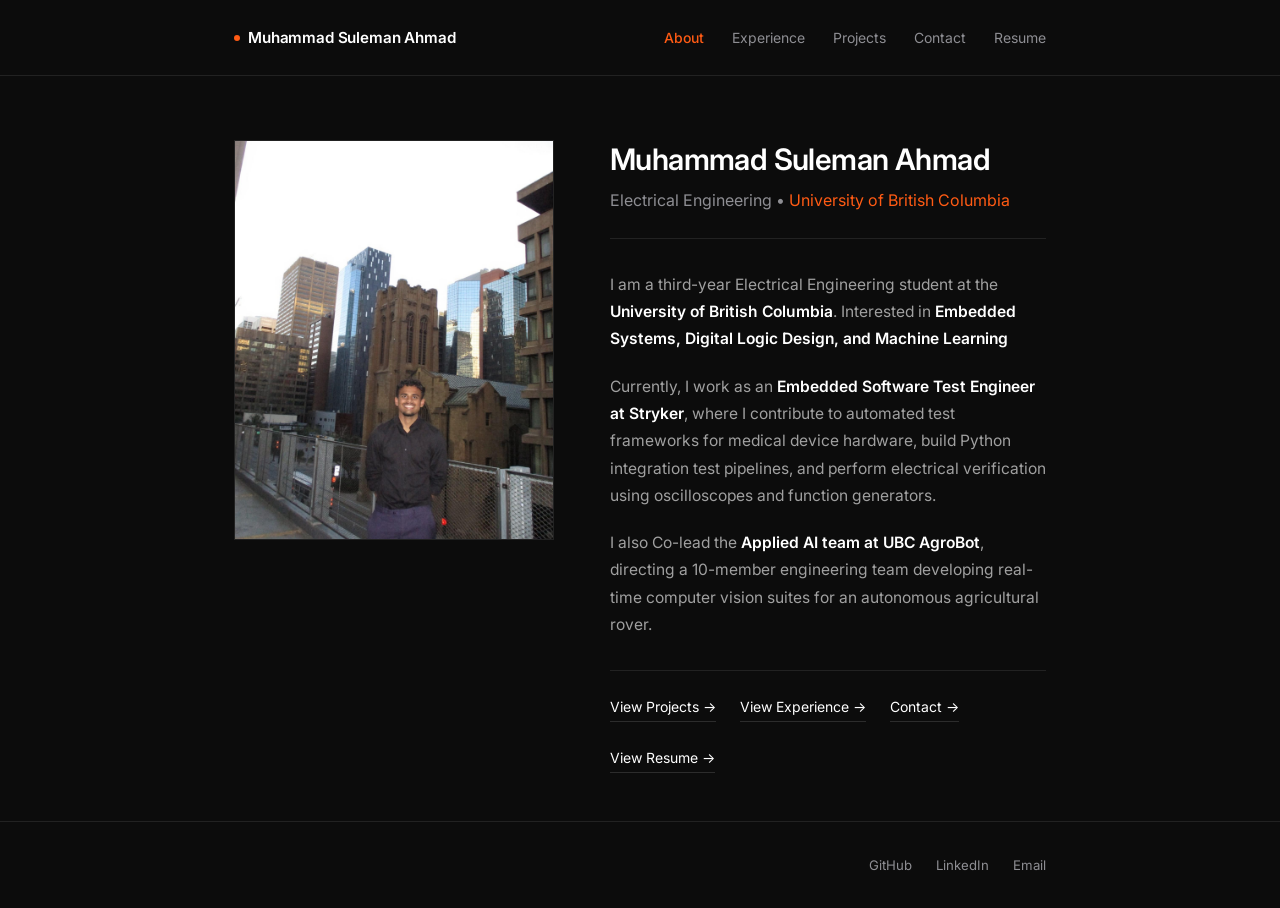
<file: index.html>
<!DOCTYPE html>
<html lang="en">

<head>
  <script data-goatcounter="https://sahmadmu.goatcounter.com/count" async src="//gc.zgo.at/count.js"></script>
  <meta charset="UTF-8">
  <meta name="viewport" content="width=device-width, initial-scale=1.0">
  <title>Muhammad Suleman Ahmad — Electrical Engineering</title>
  <meta name="description"
    content="Muhammad Suleman Ahmad, Electrical Engineering student at the University of British Columbia.">
  <link rel="stylesheet" href="css/style.css">
</head>

<body>

  <!-- NAVIGATION -->
  <nav class="site-nav">
    <div class="container nav-flex">
      <a href="index.html" class="nav-brand">
        <span class="brand-dot"></span>
        Muhammad Suleman Ahmad
      </a>

      <ul class="nav-links">
        <li><a href="index.html" class="nav-link active">About</a></li>
        <li><a href="experience.html" class="nav-link">Experience</a></li>
        <li><a href="projects.html" class="nav-link">Projects</a></li>
        <li><a href="contact.html" class="nav-link">Contact</a></li>
        <li><a href="resume.html" class="nav-link">Resume</a></li>
      </ul>

      <button class="mobile-btn" aria-label="Menu">
        <svg width="22" height="22" viewBox="0 0 24 24" fill="none" stroke="currentColor" stroke-width="1.75">
          <line x1="3" y1="12" x2="21" y2="12"></line>
          <line x1="3" y1="6" x2="21" y2="6"></line>
          <line x1="3" y1="18" x2="21" y2="18"></line>
        </svg>
      </button>
    </div>
  </nav>

  <!-- MAIN ABOUT CONTENT -->
  <main class="container">
    <div class="about-layout">

      <!-- PHOTO CONTAINER -->
      <div class="about-photo-wrap">
        <img src="assets/profile.jpg" alt="Muhammad Ahmad" class="photo-img">
      </div>

      <!-- BIO & BACKGROUND -->
      <div class="about-content">
        <h1>Muhammad Suleman Ahmad</h1>
        <div class="about-tagline">Electrical Engineering &bull; <span>University of British Columbia</span></div>

        <div class="about-bio">
          <p>
            I am a third-year Electrical Engineering student at the <strong>University of British Columbia</strong>.
            Interested in <strong>Embedded Systems, Digital Logic Design, and Machine Learning</strong>
          </p>

          <p>
            Currently, I work as an <strong>Embedded Software Test Engineer at Stryker</strong>, where I contribute to
            automated test frameworks for medical device hardware, build Python integration test pipelines, and perform
            electrical verification using oscilloscopes and function generators.
          </p>

          <p>
            I also Co-lead the <strong>Applied AI team at UBC AgroBot</strong>, directing a 10-member engineering team
            developing real-time computer vision suites for an autonomous agricultural rover.
          </p>
        </div>

        <div class="about-links">
          <a href="projects.html" class="text-link">View Projects &rarr;</a>
          <a href="experience.html" class="text-link">View Experience &rarr;</a>
          <a href="contact.html" class="text-link">Contact &rarr;</a>
          <a href="resume.html" class="text-link">View Resume &rarr;</a>
        </div>
      </div>

    </div>
  </main>

  <!-- FOOTER -->
  <footer class="site-footer">
    <div class="container footer-flex">
      <div class="footer-links-clean">
        <a href="https://github.com/Sully2005" target="_blank" rel="noopener noreferrer">GitHub</a>
        <a href="https://linkedin.com/in/sulemanahmad2005" target="_blank" rel="noopener noreferrer">LinkedIn</a>
        <a href="mailto:ahmadsuleman726@gmail.com">Email</a>
      </div>
    </div>
  </footer>

  <script src="js/main.js"></script>
</body>

</html>
</file>
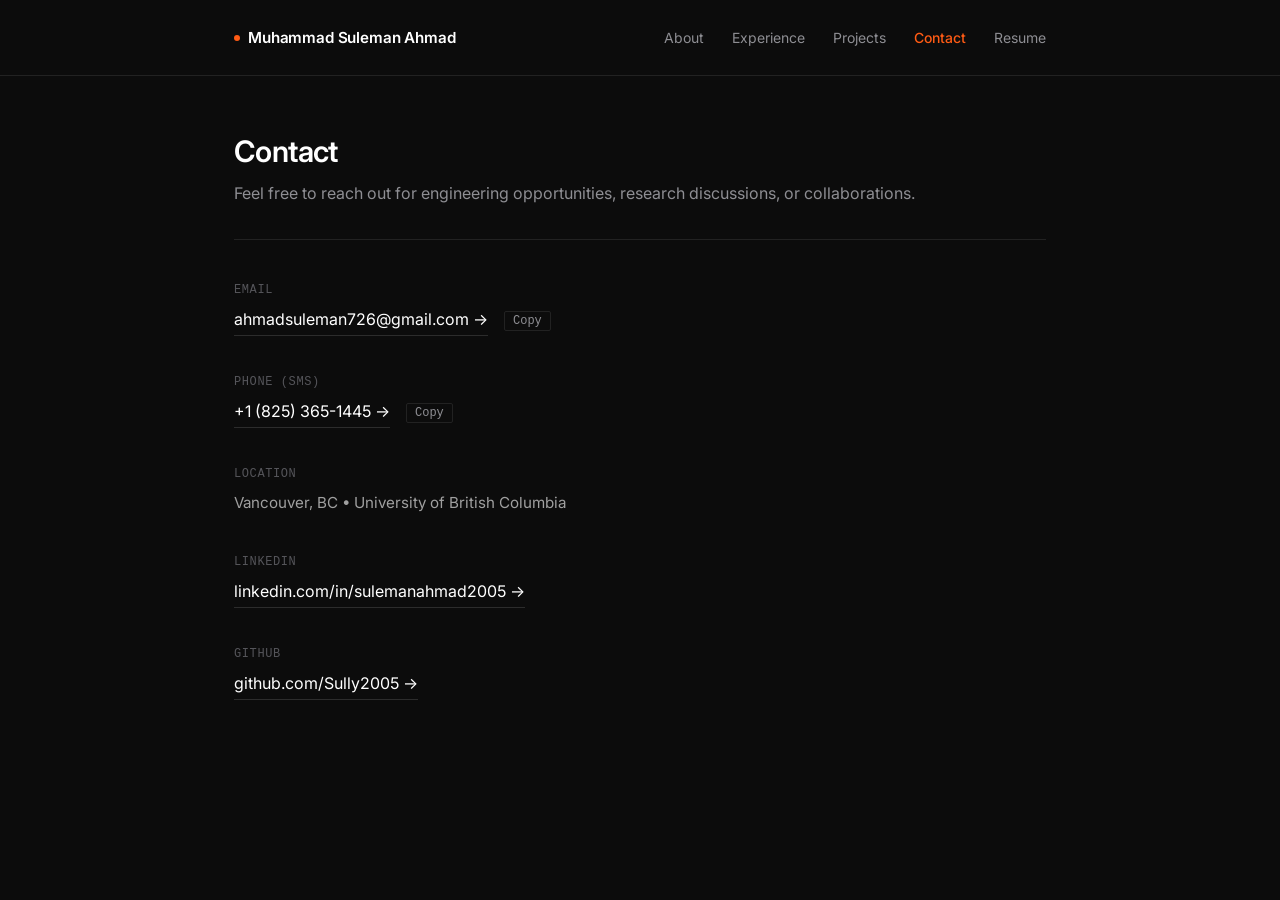
<file: contact.html>
<!DOCTYPE html>
<html lang="en">

<head>
  <script data-goatcounter="https://sahmadmu.goatcounter.com/count" async src="//gc.zgo.at/count.js"></script>
  <meta charset="UTF-8">
  <meta name="viewport" content="width=device-width, initial-scale=1.0">
  <title>Contact — Muhammad Suleman Ahmad</title>
  <meta name="description"
    content="Contact Muhammad Suleman Ahmad, Electrical Engineering student at the University of British Columbia.">
  <link rel="stylesheet" href="css/style.css">
</head>

<body>

  <!-- NAVIGATION -->
  <nav class="site-nav">
    <div class="container nav-flex">
      <a href="index.html" class="nav-brand">
        <span class="brand-dot"></span>
        Muhammad Suleman Ahmad
      </a>

      <ul class="nav-links">
        <li><a href="index.html" class="nav-link">About</a></li>
        <li><a href="experience.html" class="nav-link">Experience</a></li>
        <li><a href="projects.html" class="nav-link">Projects</a></li>
        <li><a href="contact.html" class="nav-link active">Contact</a></li>
        <li><a href="resume.html" class="nav-link">Resume</a></li>
      </ul>

      <button class="mobile-btn" aria-label="Menu">
        <svg width="22" height="22" viewBox="0 0 24 24" fill="none" stroke="currentColor" stroke-width="1.75">
          <line x1="3" y1="12" x2="21" y2="12"></line>
          <line x1="3" y1="6" x2="21" y2="6"></line>
          <line x1="3" y1="18" x2="21" y2="18"></line>
        </svg>
      </button>
    </div>
  </nav>

  <!-- CONTACT CONTENT -->
  <main class="container">
    <div class="page-intro">
      <h1>Contact</h1>
      <p>Feel free to reach out for engineering opportunities, research discussions, or collaborations.</p>
    </div>

    <!-- STANDARDIZED EDITORIAL CONTACT LIST -->
    <div class="contact-list-standard">

      <!-- EMAIL -->
      <div class="contact-entry">
        <div class="contact-row-label">Email</div>
        <div class="contact-row-content">
          <a href="mailto:ahmadsuleman726@gmail.com" class="text-link">ahmadsuleman726@gmail.com &rarr;</a>
          <button id="copyEmailBtn" class="copy-inline-btn" data-email="ahmadsuleman726@gmail.com"
            title="Copy to clipboard">Copy</button>
        </div>
      </div>

      <!-- PHONE (SMS) -->
      <div class="contact-entry">
        <div class="contact-row-label">Phone (SMS)</div>
        <div class="contact-row-content">
          <a href="sms:+18253651445" class="text-link" id="smsLink">+1 (825) 365-1445 &rarr;</a>
          <button id="copyPhoneBtn" class="copy-inline-btn" data-phone="+1 (825) 365-1445"
            title="Copy phone number">Copy</button>
        </div>
      </div>

      <!-- LOCATION -->
      <div class="contact-entry">
        <div class="contact-row-label">Location</div>
        <div class="contact-row-content">
          <span class="contact-plain-text">Vancouver, BC &bull; University of British Columbia</span>
        </div>
      </div>

      <!-- LINKEDIN -->
      <div class="contact-entry">
        <div class="contact-row-label">LinkedIn</div>
        <div class="contact-row-content">
          <a href="https://linkedin.com/in/sulemanahmad2005" target="_blank" rel="noopener noreferrer"
            class="text-link">linkedin.com/in/sulemanahmad2005 &rarr;</a>
        </div>
      </div>

      <!-- GITHUB -->
      <div class="contact-entry">
        <div class="contact-row-label">GitHub</div>
        <div class="contact-row-content">
          <a href="https://github.com/Sully2005" target="_blank" rel="noopener noreferrer"
            class="text-link">github.com/Sully2005 &rarr;</a>
        </div>
      </div>

    </div>
  </main>

  <div id="toast" class="toast"></div>

  <script src="js/main.js"></script>
</body>

</html>
</file>
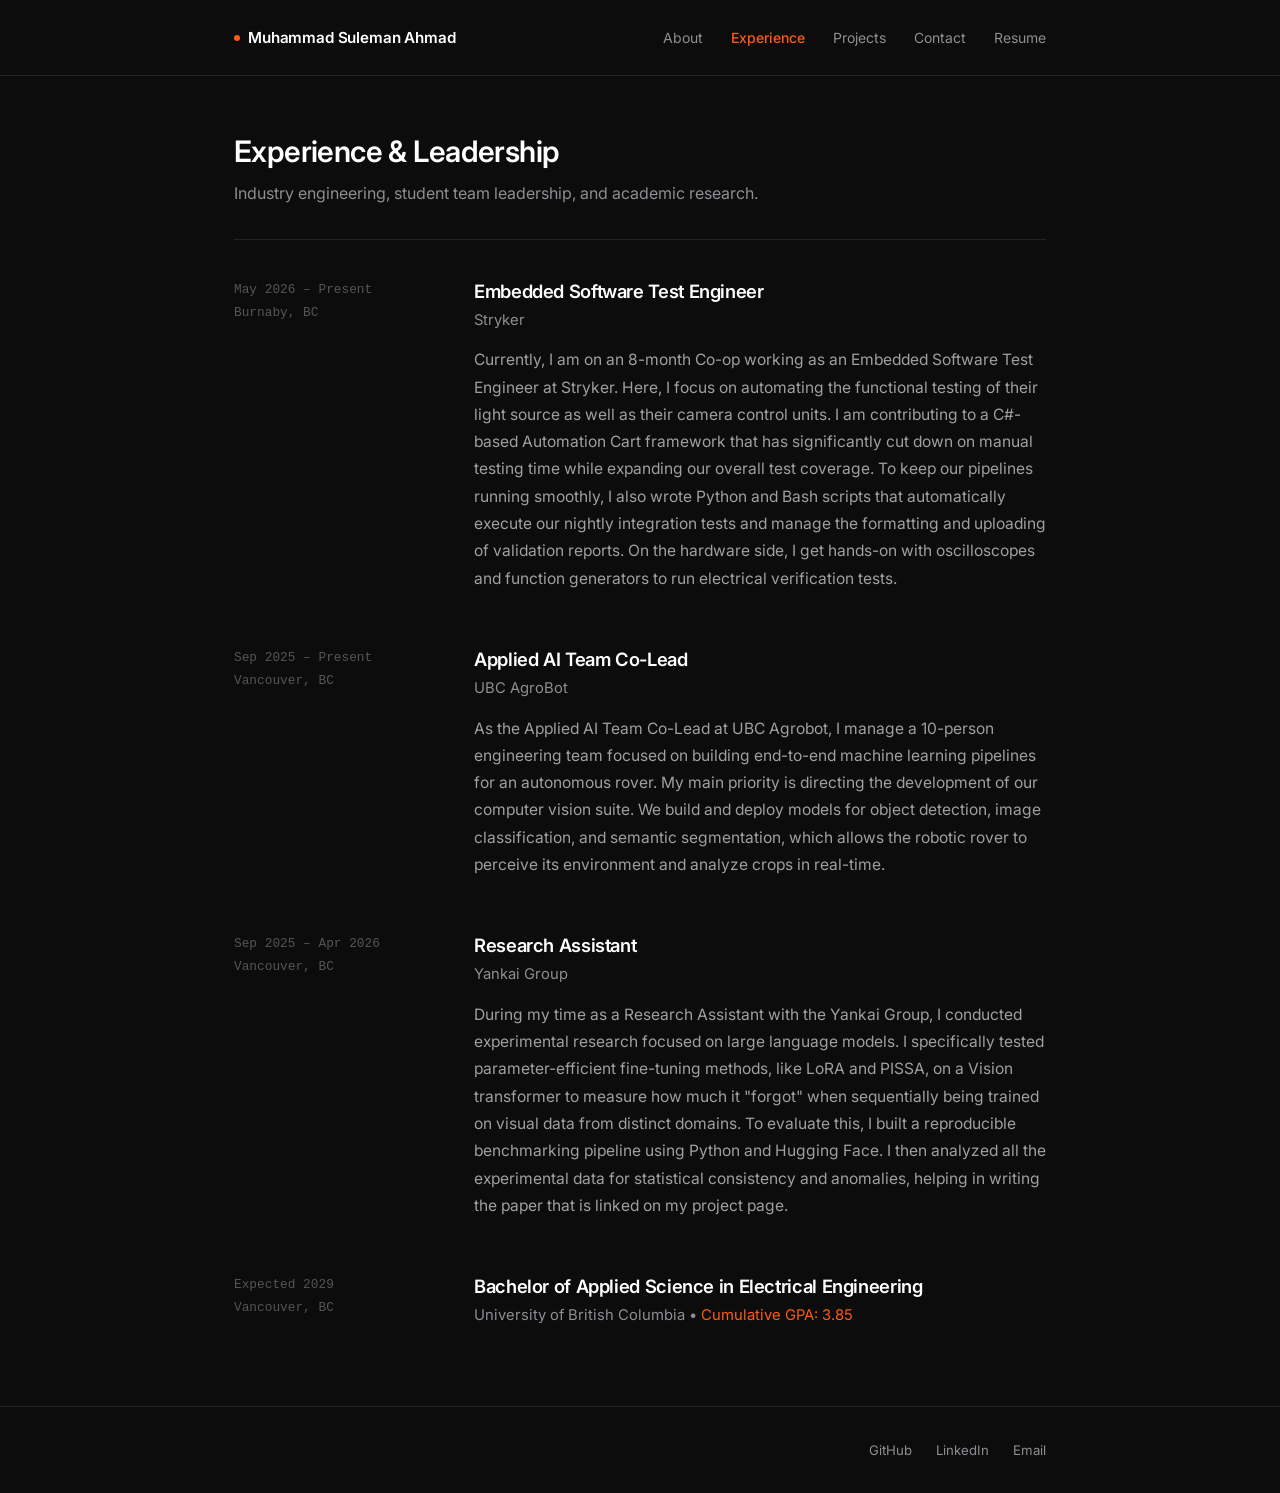
<file: experience.html>
<!DOCTYPE html>
<html lang="en">

<head>
  <script data-goatcounter="https://sahmadmu.goatcounter.com/count" async src="//gc.zgo.at/count.js"></script>
  <meta charset="UTF-8">
  <meta name="viewport" content="width=device-width, initial-scale=1.0">
  <title>Experience — Muhammad Suleman Ahmad</title>
  <meta name="description"
    content="Professional experience and research of Muhammad Suleman Ahmad: Stryker, UBC AgroBot, Yankai Group, and University of British Columbia.">
  <link rel="stylesheet" href="css/style.css">
</head>

<body>

  <!-- NAVIGATION -->
  <nav class="site-nav">
    <div class="container nav-flex">
      <a href="index.html" class="nav-brand">
        <span class="brand-dot"></span>
        Muhammad Suleman Ahmad
      </a>

      <ul class="nav-links">
        <li><a href="index.html" class="nav-link">About</a></li>
        <li><a href="experience.html" class="nav-link active">Experience</a></li>
        <li><a href="projects.html" class="nav-link">Projects</a></li>
        <li><a href="contact.html" class="nav-link">Contact</a></li>
        <li><a href="resume.html" class="nav-link">Resume</a></li>
      </ul>

      <button class="mobile-btn" aria-label="Menu">
        <svg width="22" height="22" viewBox="0 0 24 24" fill="none" stroke="currentColor" stroke-width="1.75">
          <line x1="3" y1="12" x2="21" y2="12"></line>
          <line x1="3" y1="6" x2="21" y2="6"></line>
          <line x1="3" y1="18" x2="21" y2="18"></line>
        </svg>
      </button>
    </div>
  </nav>

  <!-- EXPERIENCE CONTENT -->
  <main class="container">
    <div class="page-intro">
      <h1>Experience &amp; Leadership</h1>
      <p>Industry engineering, student team leadership, and academic research.</p>
    </div>

    <div class="exp-group">

      <!-- STRYKER -->
      <article class="exp-item">
        <div class="exp-time">
          May 2026 &ndash; Present
          <span class="exp-location">Burnaby, BC</span>
        </div>
        <div>
          <h2 class="exp-title">Embedded Software Test Engineer</h2>
          <div class="exp-company">Stryker</div>
          <p class="exp-narrative">
            Currently, I am on an 8-month Co-op working as an Embedded Software Test Engineer at Stryker. Here, I focus
            on automating the functional testing of their light source as well as their camera control units. I am
            contributing to a C#-based Automation Cart framework that has significantly cut down on manual testing time
            while expanding our overall test coverage. To keep our pipelines running smoothly, I also wrote Python and
            Bash scripts that automatically execute our nightly integration tests and manage the formatting and
            uploading of validation reports. On the hardware side, I get hands-on with oscilloscopes and function
            generators to run electrical verification tests.
          </p>
        </div>
      </article>

      <!-- UBC AGROBOT -->
      <article class="exp-item">
        <div class="exp-time">
          Sep 2025 &ndash; Present
          <span class="exp-location">Vancouver, BC</span>
        </div>
        <div>
          <h2 class="exp-title">Applied AI Team Co-Lead</h2>
          <div class="exp-company">UBC AgroBot</div>
          <p class="exp-narrative">
            As the Applied AI Team Co-Lead at UBC Agrobot, I manage a 10-person engineering team focused on building
            end-to-end machine learning pipelines for an autonomous rover. My main priority is directing the development
            of our computer vision suite. We build and deploy models for object detection, image classification, and
            semantic segmentation, which allows the robotic rover to perceive its environment and analyze crops in
            real-time.
          </p>
        </div>
      </article>

      <!-- YANKAI GROUP -->
      <article class="exp-item">
        <div class="exp-time">
          Sep 2025 &ndash; Apr 2026
          <span class="exp-location">Vancouver, BC</span>
        </div>
        <div>
          <h2 class="exp-title">Research Assistant</h2>
          <div class="exp-company">Yankai Group</div>
          <p class="exp-narrative">
            During my time as a Research Assistant with the Yankai Group, I conducted experimental research focused on
            large language models. I specifically tested parameter-efficient fine-tuning methods, like LoRA and PISSA,
            on a Vision transformer to measure how much it "forgot" when sequentially being trained on visual data from
            distinct domains. To evaluate this, I built a reproducible benchmarking pipeline using Python and Hugging
            Face. I then analyzed all the experimental data for statistical consistency and anomalies, helping in
            writing the paper that is linked on my project page.
          </p>
        </div>
      </article>

      <!-- EDUCATION -->
      <article class="exp-item">
        <div class="exp-time">
          Expected 2029
          <span class="exp-location">Vancouver, BC</span>
        </div>
        <div>
          <h2 class="exp-title">Bachelor of Applied Science in Electrical Engineering</h2>
          <div class="exp-company">University of British Columbia &bull; <span>Cumulative GPA: 3.85</span></div>
        </div>
      </article>

    </div>
  </main>

  <!-- FOOTER -->
  <footer class="site-footer">
    <div class="container footer-flex">
      <div class="footer-links-clean">
        <a href="https://github.com/Sully2005" target="_blank" rel="noopener noreferrer">GitHub</a>
        <a href="https://linkedin.com/in/sulemanahmad2005" target="_blank" rel="noopener noreferrer">LinkedIn</a>
        <a href="mailto:ahmadsuleman726@gmail.com">Email</a>
      </div>
    </div>
  </footer>

  <script src="js/main.js"></script>
</body>

</html>
</file>
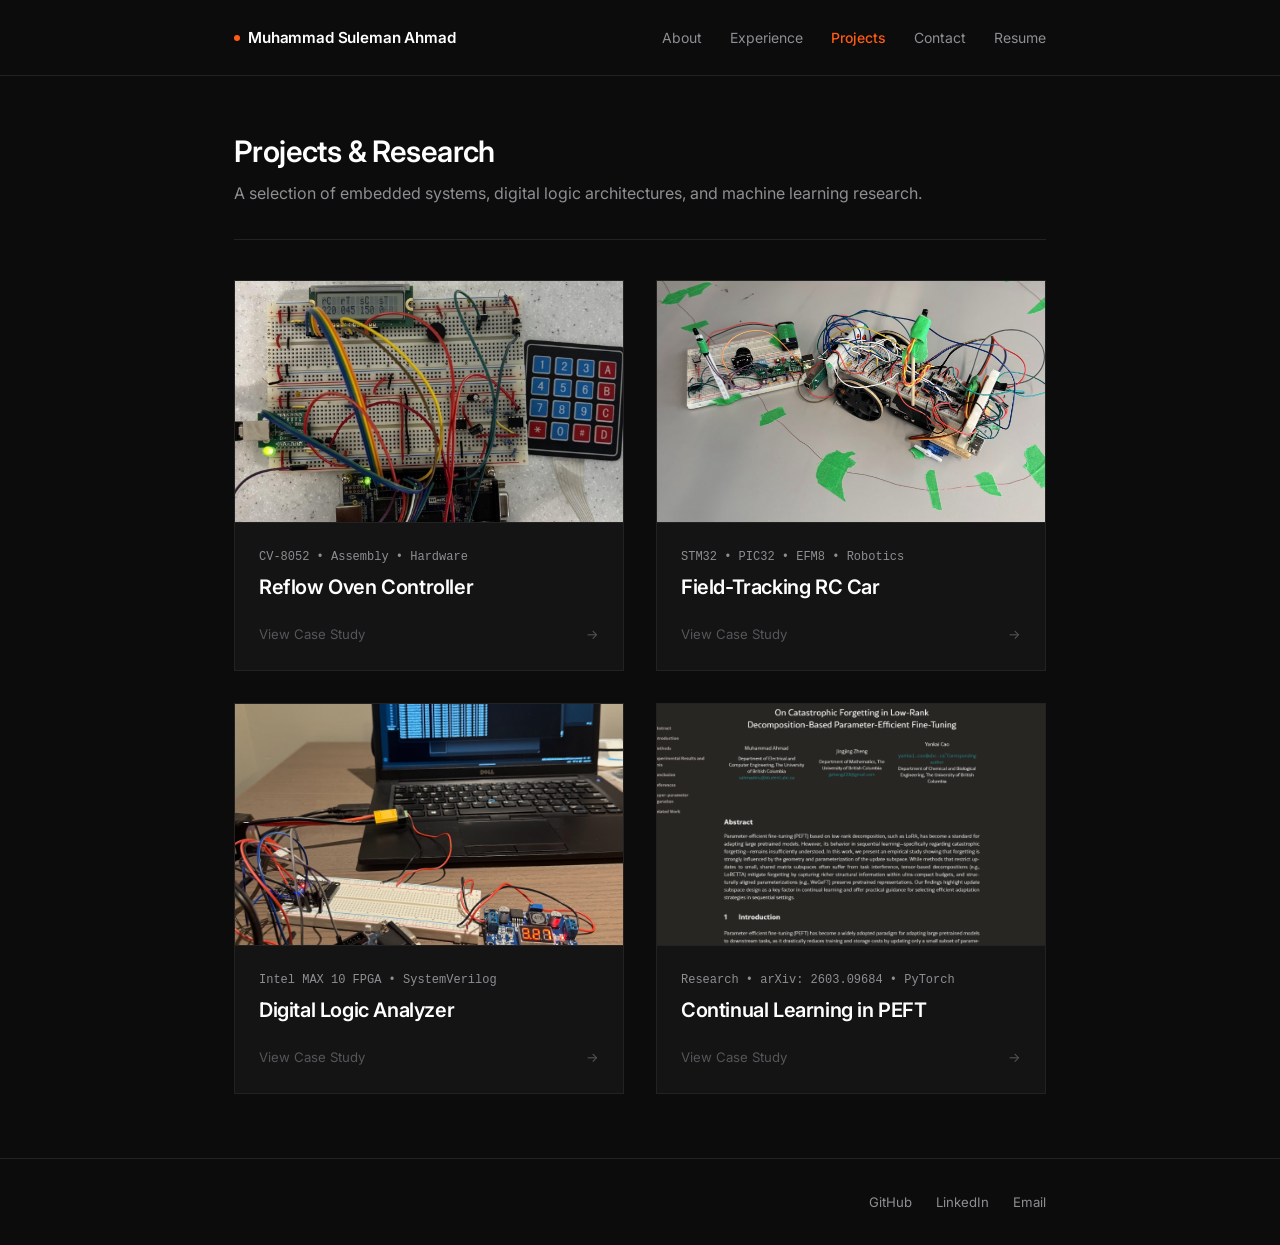
<file: projects.html>
<!DOCTYPE html>
<html lang="en">

<head>
  <script data-goatcounter="https://sahmadmu.goatcounter.com/count" async src="//gc.zgo.at/count.js"></script>
  <meta charset="UTF-8">
  <meta name="viewport" content="width=device-width, initial-scale=1.0">
  <title>Projects — Muhammad Ahmad</title>
  <meta name="description"
    content="Engineering projects and research by Muhammad Ahmad: Reflow Oven Controller, Field-Tracking RC Car, FPGA Logic Analyzer, and PEFT Continual Learning Paper.">
  <link rel="stylesheet" href="css/style.css">
</head>

<body>

  <!-- NAVIGATION -->
  <nav class="site-nav">
    <div class="container nav-flex">
      <a href="index.html" class="nav-brand">
        <span class="brand-dot"></span>
        Muhammad Suleman Ahmad
      </a>

      <ul class="nav-links">
        <li><a href="index.html" class="nav-link">About</a></li>
        <li><a href="experience.html" class="nav-link">Experience</a></li>
        <li><a href="projects.html" class="nav-link active">Projects</a></li>
        <li><a href="contact.html" class="nav-link">Contact</a></li>
        <li><a href="resume.html" class="nav-link">Resume</a></li>
      </ul>

      <button class="mobile-btn" aria-label="Menu">
        <svg width="22" height="22" viewBox="0 0 24 24" fill="none" stroke="currentColor" stroke-width="1.75">
          <line x1="3" y1="12" x2="21" y2="12"></line>
          <line x1="3" y1="6" x2="21" y2="6"></line>
          <line x1="3" y1="18" x2="21" y2="18"></line>
        </svg>
      </button>
    </div>
  </nav>

  <!-- PROJECTS MAIN CONTAINER -->
  <main class="container">

    <!-- =======================================================================
         SECTION 1: MAIN CARD GRID VIEW (David Reina Minimalist Style)
         ======================================================================= -->
    <div id="projectsGridView">
      <div class="page-intro">
        <h1>Projects &amp; Research</h1>
        <p>A selection of embedded systems, digital logic architectures, and machine learning research.</p>
      </div>

      <div class="projects-grid">

        <!-- CARD 1: REFLOW OVEN CONTROLLER -->
        <article class="project-card-item" data-project="reflow-oven">
          <div class="card-img-box">
            <img src="assets/projects/reflow_oven.jpg" alt="Reflow Oven Controller">
          </div>
          <div class="card-content">
            <div class="card-tag">CV-8052 &bull; Assembly &bull; Hardware</div>
            <h2 class="card-title">Reflow Oven Controller</h2>
            <div class="card-arrow">
              <span>View Case Study</span>
              <span>&rarr;</span>
            </div>
          </div>
        </article>

        <!-- CARD 2: FIELD-TRACKING RC CAR -->
        <article class="project-card-item" data-project="rc-car">
          <div class="card-img-box">
            <img src="assets/projects/rc_car.png" alt="Field-Tracking RC Car">
          </div>
          <div class="card-content">
            <div class="card-tag">STM32 &bull; PIC32 &bull; EFM8 &bull; Robotics</div>
            <h2 class="card-title">Field-Tracking RC Car</h2>
            <div class="card-arrow">
              <span>View Case Study</span>
              <span>&rarr;</span>
            </div>
          </div>
        </article>

        <!-- CARD 3: FPGA DIGITAL LOGIC ANALYZER -->
        <article class="project-card-item" data-project="logic-analyzer">
          <div class="card-img-box">
            <img src="assets/projects/logic_analyzer.png" alt="Digital Logic Analyzer">
          </div>
          <div class="card-content">
            <div class="card-tag">Intel MAX 10 FPGA &bull; SystemVerilog</div>
            <h2 class="card-title">Digital Logic Analyzer</h2>
            <div class="card-arrow">
              <span>View Case Study</span>
              <span>&rarr;</span>
            </div>
          </div>
        </article>

        <!-- CARD 4: PEFT RESEARCH PAPER -->
        <article class="project-card-item" data-project="peft-paper">
          <div class="card-img-box">
            <img src="assets/projects/paper_preview.png" alt="PEFT Research Paper">
          </div>
          <div class="card-content">
            <div class="card-tag">Research &bull; arXiv: 2603.09684 &bull; PyTorch</div>
            <h2 class="card-title">Continual Learning in PEFT</h2>
            <div class="card-arrow">
              <span>View Case Study</span>
              <span>&rarr;</span>
            </div>
          </div>
        </article>

      </div>
    </div>


    <!-- =======================================================================
         SECTION 2: EXPANDED SUBMENU VIEWS (ONE PER PROJECT)
         ======================================================================= -->
    <div id="projectDetailContainer">

      <!-- =====================================================================
           SUBMENU 1: REFLOW OVEN CONTROLLER
           ===================================================================== -->
      <article class="project-submenu-view" id="view-reflow-oven">
        <div class="submenu-nav-bar">
          <button class="back-btn" data-back>&larr; Back to all projects</button>
          <div class="submenu-pager">
            <button class="pager-link" data-switch="peft-paper">&larr; Prev</button>
            <button class="pager-link" data-switch="rc-car">Next &rarr;</button>
          </div>
        </div>

        <div class="detail-header">
          <h1 class="detail-title">Reflow Oven Controller</h1>
          <div class="detail-tools">CV-8052 Microcontroller &bull; Assembly 8052 &bull; K-Type Thermocouple &bull;
            Solid-State Relay (SSR) &bull; Python Telemetry</div>
        </div>

        <!-- MEDIA DISPLAY (IMAGE ONLY) -->
        <div style="margin: 2rem 0; border: 1px solid var(--border); background: var(--bg-surface); overflow: hidden;">
          <img src="assets/projects/reflow_oven.jpg" alt="Reflow Oven Controller Hardware Setup"
            style="width: 100%; max-height: 480px; object-fit: contain; background: #000; display: block;">
        </div>

        <div class="detail-content">
          <p>
            The Reflow Oven Controller is an embedded system designed to solder surface-mount devices (SMDs) onto
            printed circuit boards. Built around a CV-8052 microcontroller, the system regulates a 1500 W toaster oven
            to execute a multi-stage thermal profile while enforcing strict safety constraints.
          </p>

          <div class="project-section-block">
            <div class="project-section-label">Hardware Design</div>
            <ul class="clean-list">
              <li><strong>Temperature Sensing:</strong> Utilizes a K-type thermocouple amplified by an op-amp circuit
                feeding voltage to the microcontroller's ADC.</li>
              <li><strong>Thermal Control:</strong> A solid-state relay (SSR) receives pulse-width modulation (PWM)
                signals to regulate average oven power.</li>
              <li><strong>User Interface:</strong> Includes an LCD, a keypad, switches, and a 7-segment display for
                temperature readouts.</li>
              <li><strong>Safety Sensing:</strong> Incorporates an onboard accelerometer to detect physical disturbances
                or tipping.</li>
            </ul>
          </div>

          <div class="project-section-block">
            <div class="project-section-label">Software Design (Assembly)</div>
            <ul class="clean-list">
              <li><strong>Interrupt-Driven Scheduler:</strong> A 1 ms hardware timer manages PWM generation, time
                tracking, and display updates without blocking the control loop.</li>
              <li><strong>Finite State Machine (FSM):</strong> Orchestrates the reflow cycle through six states: idle,
                preheat, soak, reflow ramp, hold, cool, and error.</li>
              <li><strong>Digital Filtering:</strong> Averages multiple ADC readings to mitigate electrical noise before
                calculating temperature.</li>
              <li><strong>Non-Blocking Audio:</strong> Uses an independent timer to generate audible feedback without
                freezing control logic.</li>
            </ul>
          </div>

          <div class="project-section-block">
            <div class="project-section-label">Key Features &amp; Telemetry</div>
            <ul class="clean-list">
              <li><strong>Accuracy:</strong> Maintains temperature tolerance with a maximum error of 2.998&deg;C across
                the 22&deg;C to 240&deg;C range.</li>
              <li><strong>Safety Aborts:</strong> Automatically disables heating if the oven is tilted, manually
                stopped, or fails to reach 50&deg;C within 60 seconds.</li>
              <li><strong>Telemetry Dashboard &amp; Reporting:</strong> Streams serial data to a Python web interface
                displaying a real-time plot of the reflow curve, and automatically generates and emails a PDF run report
                upon cycle completion.</li>
            </ul>
          </div>
        </div>

        <div class="detail-footer-links">
          <a href="https://github.com/bainspuneet2006/Elec_291_Project_1" target="_blank" rel="noopener noreferrer"
            class="text-link">GitHub Repository &rarr;</a>
        </div>
      </article>


      <!-- =====================================================================
           SUBMENU 2: FIELD-TRACKING RC CAR
           ===================================================================== -->
      <article class="project-submenu-view" id="view-rc-car">
        <div class="submenu-nav-bar">
          <button class="back-btn" data-back>&larr; Back to all projects</button>
          <div class="submenu-pager">
            <button class="pager-link" data-switch="reflow-oven">&larr; Prev</button>
            <button class="pager-link" data-switch="logic-analyzer">Next &rarr;</button>
          </div>
        </div>

        <div class="detail-header">
          <h1 class="detail-title">Line-Following / Field-Tracking RC Car</h1>
          <div class="detail-tools">EFM8 &bull; STM32 &bull; PIC32 &bull; Bare-Metal C &bull; Inductive Sensor Array
            &bull; VL53L0X ToF &bull; IR Communication</div>
        </div>

        <!-- MEDIA GRID (PHOTO + VIDEO DEMO) -->
        <div class="detail-media-grid">
          <div class="media-box" style="padding: 0; overflow: hidden;">
            <img src="assets/projects/rc_car.png" alt="Field-Tracking RC Car Prototype">
          </div>
          <div class="video-box">
            <iframe src="https://drive.google.com/file/d/1Gtx-2IZ7jSKoOwI60eTjt1lOKH7l_hIV/preview" allow="autoplay"
              allowfullscreen></iframe>
          </div>
        </div>

        <div class="detail-content">
          <p>
            The Field Tracking Robot is an embedded system capable of manual and autonomous navigation. The vehicle
            detects and follows magnetic fields generated by an energized guide wire, executes pre-programmed path
            decisions at intersections, and responds to infrared (IR) remote commands.
          </p>

          <div class="project-section-block">
            <div class="project-section-label">Hardware Design</div>
            <ul class="clean-list">
              <li><strong>Processing:</strong> An EFM8 microcontroller drives the robot, an STM32 microcontroller
                manages the remote controller, and a PIC32 microcontroller controls a servo-based lifting mechanism on
                the RC car.</li>
              <li><strong>Sensors:</strong> Three inductive coils, amplified by op-amps, detect the magnetic guide wire.
                A VL53L0X Time-of-Flight (ToF) sensor measures obstacle distance over I2C.</li>
              <li><strong>Actuation:</strong> Discrete MOSFET-based H-bridges drive bidirectional motor movement.</li>
              <li><strong>Communication:</strong> A MOSFET-driven IR LED transmits 38 kHz modulated signals from the
                remote.</li>
            </ul>
          </div>

          <div class="project-section-block">
            <div class="project-section-label">Software Design (Bare-Metal C)</div>
            <ul class="clean-list">
              <li><strong>Control Logic:</strong> A finite state machine (FSM) maps movement states to pulse-width
                modulation (PWM) outputs for motor control.</li>
              <li><strong>Navigation:</strong> A threshold-based algorithm compares left and right inductor ADC readings
                to maintain wire alignment. The middle inductor triggers intersection path sequences.</li>
              <li><strong>Speed Regulation:</strong> A Proportional-Integral-Derivative (PID) controller dynamically
                adjusts motor PWM based on ToF sensor data to maintain a target 100 mm following distance.</li>
              <li><strong>Communication:</strong> Timer interrupts generate PWM for IR transmission, while UART decoding
                translates received commands.</li>
            </ul>
          </div>

          <div class="project-section-block">
            <div class="project-section-label">Features</div>
            <ul class="clean-list">
              <li><strong>Navigation Modes:</strong> Operates in manual remote-control mode or autonomous guide-wire
                tracking mode with intersection path selection.</li>
              <li><strong>Cruise Control &amp; Safety:</strong> PID cruise control maintaining a 100 mm buffer from
                obstacles; supports forward, reverse, pivot, and fine-grained adjustments.</li>
              <li><strong>Feedback &amp; Terrain:</strong> Battery voltage monitoring LEDs, directional blinkers, audio
                alerts, and an isolated servo mechanism to traverse uneven surfaces.</li>
            </ul>
          </div>
        </div>

        <div class="detail-footer-links">
          <a href="https://github.com/bainspuneet2006/Project_2" target="_blank" rel="noopener noreferrer"
            class="text-link">GitHub Repository &rarr;</a>
          <a href="https://drive.google.com/file/d/1Gtx-2IZ7jSKoOwI60eTjt1lOKH7l_hIV/view?usp=sharing" target="_blank"
            rel="noopener noreferrer" class="text-link">Open Video on Google Drive &rarr;</a>
        </div>
      </article>


      <!-- =====================================================================
           SUBMENU 3: MULTI-PROTOCOL FPGA LOGIC ANALYZER
           ===================================================================== -->
      <article class="project-submenu-view" id="view-logic-analyzer">
        <div class="submenu-nav-bar">
          <button class="back-btn" data-back>&larr; Back to all projects</button>
          <div class="submenu-pager">
            <button class="pager-link" data-switch="rc-car">&larr; Prev</button>
            <button class="pager-link" data-switch="peft-paper">Next &rarr;</button>
          </div>
        </div>

        <div class="detail-header">
          <h1 class="detail-title">Multi-Protocol Digital Logic Analyzer</h1>
          <div class="detail-tools">Intel DE10-Lite FPGA (MAX 10) &bull; SystemVerilog &bull; QuestaSim &bull; SPI
            &bull; I2C &bull; UART &bull; Python</div>
        </div>

        <!-- MEDIA GRID (PHOTO + VIDEO DEMO) -->
        <div class="detail-media-grid">
          <div class="media-box" style="padding: 0; overflow: hidden;">
            <img src="assets/projects/logic_analyzer.png" alt="FPGA Logic Analyzer Setup">
          </div>
          <div class="video-box">
            <iframe src="https://drive.google.com/file/d/1lQQxxBwxy-uvV-SoaFCaxJ9CTW2vschI/preview" allow="autoplay"
              allowfullscreen></iframe>
          </div>
        </div>

        <div class="detail-content">
          <p>
            The Logic Analyzer is a hardware tool built on the Intel DE10-Lite FPGA to capture and decode SPI, I2C, and
            UART serial communication protocols. The system processes incoming signals, buffers the data, and transmits
            it to a host PC for monitoring and analysis.
          </p>

          <div class="project-section-block">
            <div class="project-section-label">Design &amp; Architecture</div>
            <ul class="clean-list">
              <li><strong>Processing Platform:</strong> Synthesized on the Intel DE10-Lite FPGA board.</li>
              <li><strong>Signal Source &amp; Validation:</strong> Tested and validated using an ESP32 microcontroller
                to generate SPI, I2C, and UART test signals.</li>
              <li><strong>State Machines &amp; Oversampling:</strong> SystemVerilog finite state machines (FSMs) utilize
                16x oversampling to decode incoming serial data streams reliably.</li>
              <li><strong>Data Management:</strong> A hardware FIFO buffer stores decoded data packets to prevent data
                loss prior to transmission across asynchronous clock domains.</li>
              <li><strong>Verification:</strong> Hardware modules were simulated, timing-verified, and debugged using
                QuestaSim.</li>
            </ul>
          </div>

          <div class="project-section-block">
            <div class="project-section-label">Features &amp; Telemetry</div>
            <ul class="clean-list">
              <li><strong>Multi-Protocol Decoding:</strong> Configurable hardware decoding for SPI, I2C, and UART
                protocols.</li>
              <li><strong>User Interface:</strong> 7-segment displays provide real-time visual indication of the active
                protocols and decoded data.</li>
              <li><strong>PC Telemetry:</strong> A Python script reads the serial data via UART and parses communication
                packets for terminal display.</li>
            </ul>
          </div>
        </div>

        <div class="detail-footer-links">
          <a href="https://github.com/Sully2005/Logic_Analyser" target="_blank" rel="noopener noreferrer"
            class="text-link">GitHub Repository &rarr;</a>
          <a href="https://drive.google.com/file/d/1lQQxxBwxy-uvV-SoaFCaxJ9CTW2vschI/view?usp=sharing" target="_blank"
            rel="noopener noreferrer" class="text-link">Open Video on Google Drive &rarr;</a>
        </div>
      </article>


      <!-- =====================================================================
           SUBMENU 4: PEFT RESEARCH PAPER
           ===================================================================== -->
      <article class="project-submenu-view" id="view-peft-paper">
        <div class="submenu-nav-bar">
          <button class="back-btn" data-back>&larr; Back to all projects</button>
          <div class="submenu-pager">
            <button class="pager-link" data-switch="logic-analyzer">&larr; Prev</button>
            <button class="pager-link" data-switch="reflow-oven">Next &rarr;</button>
          </div>
        </div>

        <div class="detail-header">
          <h1 class="detail-title">On Catastrophic Forgetting in Low-Rank Decomposition-Based PEFT</h1>
          <div class="detail-tools">Research Paper &bull; arXiv: 2603.09684 &bull; Vision Transformers (ViT) &bull; LoRA
            &bull; PiSSA &bull; LoRETTA &bull; WeGeFT</div>
        </div>

        <!-- MEDIA DISPLAY (PAPER COVER PREVIEW - USER'S DARK IMAGE) -->
        <div style="margin: 2rem 0; border: 1px solid var(--border); background: var(--bg-surface); overflow: hidden;">
          <img src="assets/projects/paper_preview.png" alt="On Catastrophic Forgetting in Low-Rank PEFT Paper"
            style="width: 100%; max-height: 520px; object-fit: contain; background: #111; display: block;">
        </div>

        <div class="detail-content">
          <p>
            <em>Muhammad Ahmad, Jingjing Zheng, Yankai Cao (University of British Columbia).</em><br><br>
            Developed in collaboration with a PhD student, this research paper investigates catastrophic forgetting in
            low-rank decomposition-based Parameter-Efficient Fine-Tuning (PEFT) methods under continual learning
            settings. It explores how constraining model updates to low-dimensional subspaces influences task
            interference and knowledge retention across sequential computer vision tasks.
          </p>

          <div class="project-section-block">
            <div class="project-section-label">Methodology &amp; Experimental Setup</div>
            <ul class="clean-list">
              <li><strong>Model Architecture:</strong> Utilizes Vision Transformers (ViT-Base and ViT-Large) pretrained
                on ImageNet-1K as the base backbones.</li>
              <li><strong>Fine-Tuning Framework:</strong> Evaluates Full Fine-Tuning against four PEFT strategies: LoRA,
                PiSSA, LoRETTA, and WeGeFT implemented via Hugging Face.</li>
              <li><strong>Execution &amp; Automation:</strong> Evaluated across sequential vision tasks (CUB-200-2011,
                EuroSAT, Intel Image Classification, and Sports Image Classification) using automated Python and Bash
                execution pipelines.</li>
              <li><strong>Evaluation Metrics:</strong> Assesses performance via Chaudhry's average forgetting metric,
                per-task accuracy, and final average accuracy across sequential tasks.</li>
            </ul>
          </div>

          <div class="project-section-block">
            <div class="project-section-label">Key Findings</div>
            <ul class="clean-list">
              <li><strong>Matrix Rank Trade-offs:</strong> Standard LoRA exhibits higher forgetting at small ranks due
                to forced shared directions, whereas higher ranks steadily decrease forgetting.</li>
              <li><strong>Principal Subspace Interference:</strong> PiSSA causes significant forgetting at low ranks by
                directly updating the principal singular vectors encoding shared representations.</li>
              <li><strong>Structural Alignment &amp; Tensor Benefits:</strong> Structurally aligned methods (WeGeFT) and
                tensor-train decompositions (LoRETTA) minimize forgetting with minimal parameter budgets.</li>
            </ul>
          </div>
        </div>

        <div class="detail-footer-links">
          <a href="https://arxiv.org/abs/2603.09684" target="_blank" rel="noopener noreferrer" class="text-link">Read
            Paper on arXiv &rarr;</a>
        </div>
      </article>

    </div>

  </main>

  <!-- FOOTER -->
  <footer class="site-footer">
    <div class="container footer-flex">
      <div class="footer-links-clean">
        <a href="https://github.com/Sully2005" target="_blank" rel="noopener noreferrer">GitHub</a>
        <a href="https://linkedin.com/in/sulemanahmad2005" target="_blank" rel="noopener noreferrer">LinkedIn</a>
        <a href="mailto:ahmadsuleman726@gmail.com">Email</a>
      </div>
    </div>
  </footer>

  <script src="js/main.js"></script>
</body>

</html>
</file>
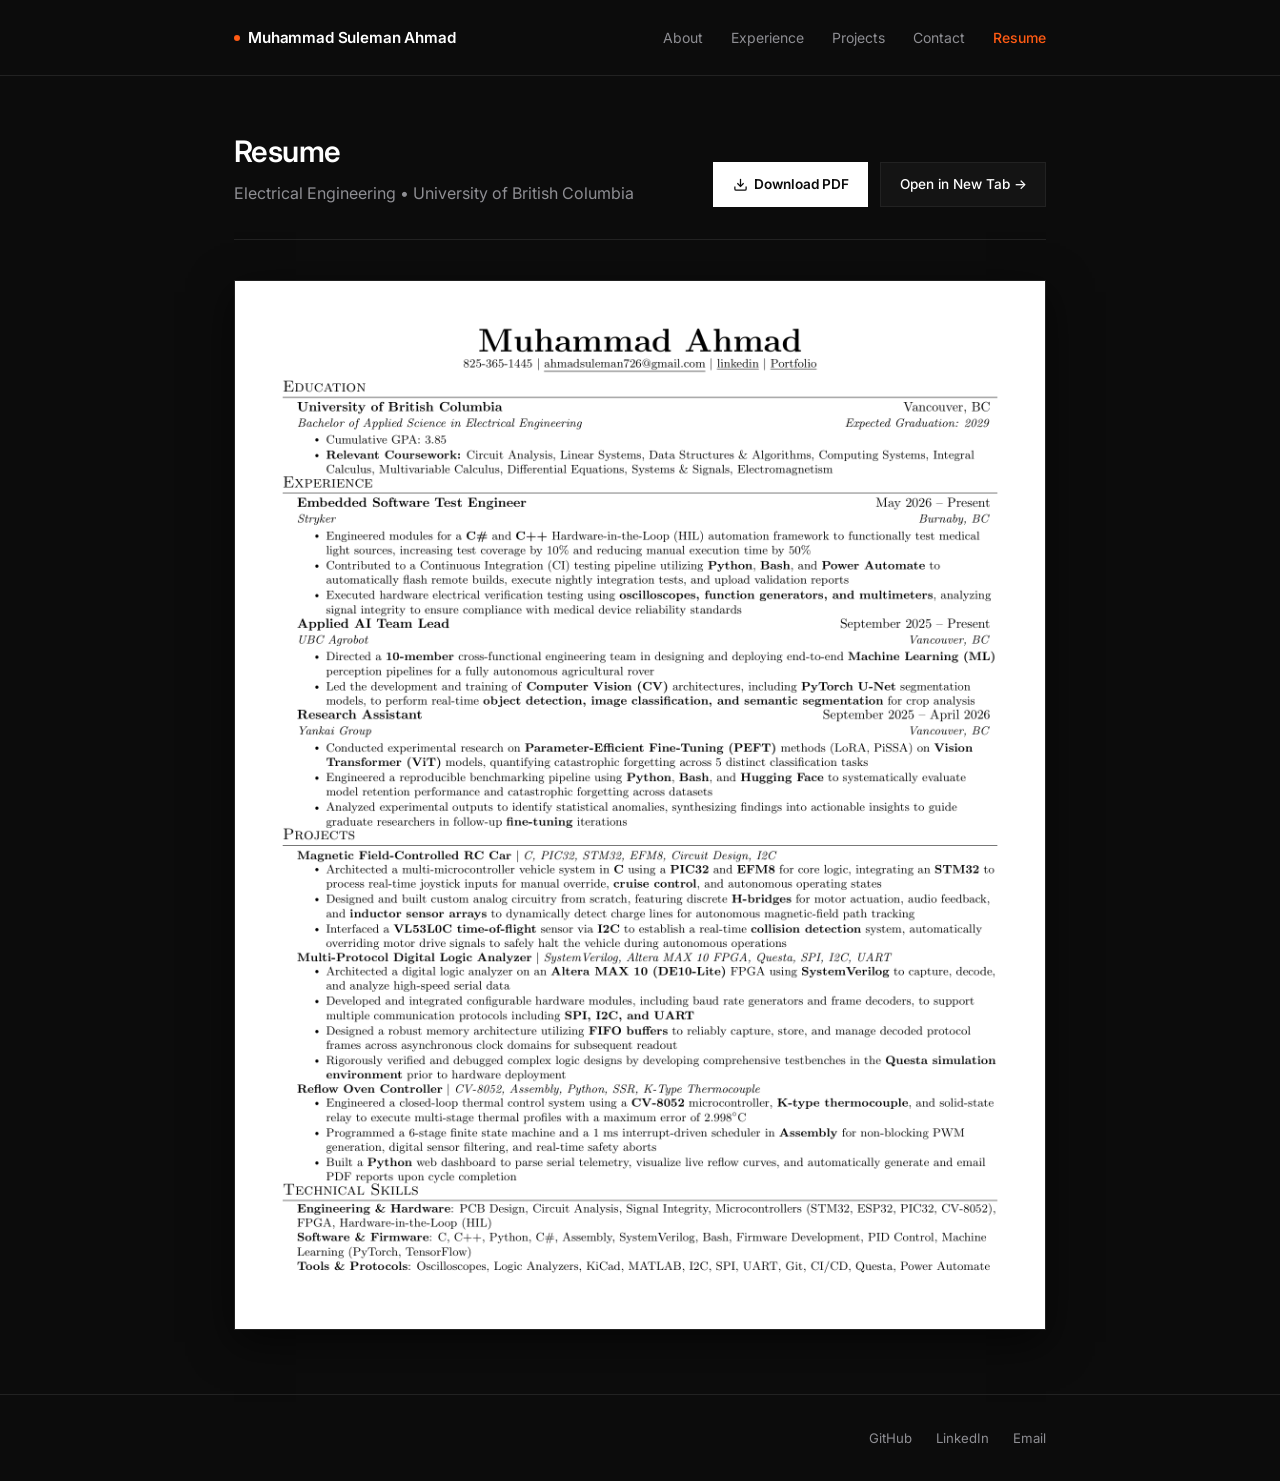
<file: resume.html>
<!DOCTYPE html>
<html lang="en">

<head>
  <script data-goatcounter="https://sahmadmu.goatcounter.com/count" async src="//gc.zgo.at/count.js"></script>
  <meta charset="UTF-8">
  <meta name="viewport" content="width=device-width, initial-scale=1.0">
  <title>Resume — Muhammad Suleman Ahmad</title>
  <meta name="description"
    content="Resume of Muhammad Suleman Ahmad, Electrical Engineering student at the University of British Columbia.">
  <link rel="stylesheet" href="css/style.css">
</head>

<body>

  <!-- NAVIGATION -->
  <nav class="site-nav">
    <div class="container nav-flex">
      <a href="index.html" class="nav-brand">
        <span class="brand-dot"></span>
        Muhammad Suleman Ahmad
      </a>

      <ul class="nav-links">
        <li><a href="index.html" class="nav-link">About</a></li>
        <li><a href="experience.html" class="nav-link">Experience</a></li>
        <li><a href="projects.html" class="nav-link">Projects</a></li>
        <li><a href="contact.html" class="nav-link">Contact</a></li>
        <li><a href="resume.html" class="nav-link active">Resume</a></li>
      </ul>

      <button class="mobile-btn" aria-label="Menu">
        <svg width="22" height="22" viewBox="0 0 24 24" fill="none" stroke="currentColor" stroke-width="1.75">
          <line x1="3" y1="12" x2="21" y2="12"></line>
          <line x1="3" y1="6" x2="21" y2="6"></line>
          <line x1="3" y1="18" x2="21" y2="18"></line>
        </svg>
      </button>
    </div>
  </nav>

  <!-- RESUME PREVIEW MAIN CONTAINER -->
  <main class="container">
    <div class="page-intro"
      style="display: flex; justify-content: space-between; align-items: flex-end; flex-wrap: wrap; gap: 1.5rem;">
      <div>
        <h1>Resume</h1>
        <p>Electrical Engineering &bull; University of British Columbia</p>
      </div>

      <div class="resume-actions">
        <a href="assets/resume.pdf" download="Muhammad_Suleman_Ahmad_Resume.pdf" class="btn-primary">
          <svg width="15" height="15" viewBox="0 0 24 24" fill="none" stroke="currentColor" stroke-width="2"
            style="margin-right: 6px;">
            <path d="M21 15v4a2 2 0 0 1-2 2H5a2 2 0 0 1-2-2v-4"></path>
            <polyline points="7 10 12 15 17 10"></polyline>
            <line x1="12" y1="15" x2="12" y2="3"></line>
          </svg>
          Download PDF
        </a>
        <a href="assets/resume.pdf" target="_blank" rel="noopener noreferrer" class="btn-secondary">
          Open in New Tab &rarr;
        </a>
      </div>
    </div>

    <!-- RESUME VIEWER / PREVIEW -->
    <div class="resume-viewer-wrap">
      <div class="resume-sheet">
        <img src="assets/resume_preview.png" alt="Muhammad Suleman Ahmad Resume" class="resume-preview-img">
      </div>
    </div>
  </main>

  <!-- FOOTER -->
  <footer class="site-footer">
    <div class="container footer-flex">
      <div class="footer-links-clean">
        <a href="https://github.com/Sully2005" target="_blank" rel="noopener noreferrer">GitHub</a>
        <a href="https://linkedin.com/in/sulemanahmad2005" target="_blank" rel="noopener noreferrer">LinkedIn</a>
        <a href="mailto:ahmadsuleman726@gmail.com">Email</a>
      </div>
    </div>
  </footer>

  <script src="js/main.js"></script>
</body>

</html>
</file>
<file: css/style.css>
/* ==========================================================================
   SWISS EDITORIAL MINIMALISM - MUHAMMAD SULEMAN AHMAD
   Inspired by David Reina (davidreina.com)
   Typography: Untitled Sans / System Sans & Monospace
   Accent: Sunset Orange (#ff5b14)
   ========================================================================== */

@import url('https://fonts.googleapis.com/css2?family=Inter:wght@300;400;500;600;700&display=swap');

:root {
  --bg: #0c0c0c;
  --bg-surface: #141414;
  --bg-surface-hover: #191919;
  
  --border: #222222;
  --border-light: #2c2c2c;
  --border-active: #ffffff;
  
  --text-main: #ffffff;
  --text-muted: #8e8e93;
  --text-subtle: #55555a;
  
  /* Exact David Reina Sunset Orange */
  --accent-orange: #ff5b14;
  --accent-orange-dim: rgba(255, 91, 20, 0.12);
  --accent-orange-border: rgba(255, 91, 20, 0.35);
  
  --font-sans: 'Untitled Sans', 'Inter', -apple-system, BlinkMacSystemFont, "Segoe UI", Roboto, "Helvetica Neue", Arial, sans-serif;
  --font-mono: ui-monospace, SFMono-Regular, Menlo, Monaco, Consolas, "Liberation Mono", "Courier New", monospace;

  --max-w: 860px;
  --max-w-wide: 1040px;
}

*, *::before, *::after {
  box-sizing: border-box;
  margin: 0;
  padding: 0;
}

::selection {
  background: var(--accent-orange-dim);
  color: var(--text-main);
}

html {
  font-size: 16px;
  background-color: var(--bg);
  color: var(--text-main);
  font-family: var(--font-sans);
  -webkit-font-smoothing: antialiased;
  -moz-osx-font-smoothing: grayscale;
  scroll-behavior: smooth;
}

body {
  min-height: 100vh;
  display: flex;
  flex-direction: column;
  background: var(--bg);
  color: var(--text-main);
  line-height: 1.7;
}

/* Typography */
h1, h2, h3, h4 {
  color: var(--text-main);
  font-weight: 600;
  letter-spacing: -0.02em;
  line-height: 1.3;
}

p {
  color: var(--text-muted);
  font-size: 1rem;
  font-weight: 400;
  line-height: 1.75;
}

p strong, li strong {
  color: var(--text-main);
  font-weight: 600;
}

a {
  color: var(--text-main);
  text-decoration: none;
  transition: color 0.15s ease, opacity 0.15s ease;
}

a:hover {
  color: var(--accent-orange);
}

.mono {
  font-family: var(--font-mono);
}

/* Layout */
.container {
  width: 100%;
  max-width: var(--max-w);
  margin: 0 auto;
  padding: 0 1.5rem;
}

.container-wide {
  width: 100%;
  max-width: var(--max-w-wide);
  margin: 0 auto;
  padding: 0 1.5rem;
}

/* ==========================================================================
   NAVIGATION
   ========================================================================== */
.site-nav {
  border-bottom: 1px solid var(--border);
  padding: 1.5rem 0;
  background: var(--bg);
  position: sticky;
  top: 0;
  z-index: 100;
}

.nav-flex {
  display: flex;
  justify-content: space-between;
  align-items: center;
}

.nav-brand {
  font-size: 0.95rem;
  font-weight: 600;
  color: var(--text-main);
  letter-spacing: -0.01em;
  display: flex;
  align-items: center;
  gap: 0.5rem;
}

.brand-dot {
  width: 6px;
  height: 6px;
  border-radius: 50%;
  background-color: var(--accent-orange);
  display: inline-block;
}

.nav-links {
  display: flex;
  align-items: center;
  gap: 1.75rem;
  list-style: none;
}

.nav-link {
  font-size: 0.875rem;
  color: var(--text-muted);
  font-weight: 400;
  transition: color 0.15s ease;
}

.nav-link:hover {
  color: var(--text-main);
}

.nav-link.active {
  color: var(--accent-orange);
  font-weight: 500;
}

.mobile-btn {
  display: none;
  background: none;
  border: none;
  color: var(--text-main);
  cursor: pointer;
  padding: 0.25rem;
}

/* ==========================================================================
   ABOUT / PROFILE PAGE
   ========================================================================== */
.about-layout {
  display: grid;
  grid-template-columns: 320px 1fr;
  gap: 3.5rem;
  align-items: start;
  padding: 4rem 0 3rem 0;
}

.about-photo-wrap {
  width: 100%;
}

.photo-img {
  width: 100%;
  aspect-ratio: 4/5;
  object-fit: cover;
  border: 1px solid var(--border);
  display: block;
  transition: border-color 0.2s ease;
}

.photo-img:hover {
  border-color: var(--accent-orange-border);
}

.about-content h1 {
  font-size: 1.85rem;
  margin-bottom: 0.5rem;
}

.about-tagline {
  font-size: 1rem;
  color: var(--text-muted);
  margin-bottom: 2rem;
  padding-bottom: 1.5rem;
  border-bottom: 1px solid var(--border);
}

.about-tagline span {
  color: var(--accent-orange);
}

.about-bio {
  display: flex;
  flex-direction: column;
  gap: 1.25rem;
}

.about-bio p {
  color: #a0a0a0;
  font-size: 0.975rem;
}

.about-links {
  display: flex;
  flex-wrap: wrap;
  gap: 1.5rem;
  margin-top: 2rem;
  padding-top: 1.5rem;
  border-top: 1px solid var(--border);
  font-size: 0.875rem;
}

.text-link {
  color: var(--text-main);
  display: inline-flex;
  align-items: center;
  gap: 0.35rem;
  border-bottom: 1px solid var(--border-light);
  padding-bottom: 2px;
  cursor: pointer;
  transition: all 0.15s ease;
}

.text-link:hover {
  color: var(--accent-orange);
  border-color: var(--accent-orange);
  opacity: 1;
}

/* ==========================================================================
   PAGE HEADERS (GENERAL)
   ========================================================================== */
.page-intro {
  padding: 3.5rem 0 2rem 0;
  border-bottom: 1px solid var(--border);
  margin-bottom: 2.5rem;
}

.page-intro h1 {
  font-size: 1.85rem;
  margin-bottom: 0.5rem;
}

.page-intro p {
  font-size: 1rem;
  color: var(--text-muted);
}

/* ==========================================================================
   PROJECTS: CARD GRID (MAIN VIEW)
   ========================================================================== */
.projects-grid {
  display: grid;
  grid-template-columns: repeat(2, 1fr);
  gap: 2rem;
  margin-bottom: 4rem;
  transition: opacity 0.2s ease;
}

.project-card-item {
  background: var(--bg-surface);
  border: 1px solid var(--border);
  cursor: pointer;
  transition: all 0.2s ease;
  display: flex;
  flex-direction: column;
  overflow: hidden;
  text-align: left;
}

.project-card-item:hover {
  border-color: var(--border-light);
  background: var(--bg-surface-hover);
  transform: translateY(-3px);
}

.card-img-box {
  width: 100%;
  aspect-ratio: 16/10;
  background: #000000;
  border-bottom: 1px solid var(--border);
  display: flex;
  align-items: center;
  justify-content: center;
  overflow: hidden;
  position: relative;
}

.card-img-box img {
  width: 100%;
  height: 100%;
  object-fit: cover;
  display: block;
  transition: transform 0.3s ease;
}

.project-card-item:hover .card-img-box img {
  transform: scale(1.03);
}

.card-content {
  padding: 1.5rem;
  display: flex;
  flex-direction: column;
  gap: 0.4rem;
  flex: 1;
}

.card-tag {
  font-family: var(--font-mono);
  font-size: 0.75rem;
  color: var(--text-muted);
  transition: color 0.15s ease;
}

.card-title {
  font-size: 1.25rem;
  font-weight: 600;
  color: var(--text-main);
  line-height: 1.35;
}

.card-arrow {
  margin-top: auto;
  padding-top: 1rem;
  font-size: 0.825rem;
  color: var(--text-subtle);
  display: flex;
  align-items: center;
  justify-content: space-between;
  transition: color 0.15s ease;
}

.project-card-item:hover .card-arrow {
  color: var(--accent-orange);
}

.project-card-item:hover .card-tag {
  color: var(--accent-orange);
}

/* ==========================================================================
   PROJECTS: EXPANDED SUBMENU VIEW (SINGLE PROJECT CASE STUDY)
   ========================================================================== */
.project-submenu-view {
  display: none;
  animation: fadeIn 0.25s ease forwards;
  padding-bottom: 4rem;
}

.project-submenu-view.active {
  display: block;
}

@keyframes fadeIn {
  from {
    opacity: 0;
    transform: translateY(8px);
  }
  to {
    opacity: 1;
    transform: translateY(0);
  }
}

.submenu-nav-bar {
  display: flex;
  justify-content: space-between;
  align-items: center;
  padding: 1rem 0;
  margin-bottom: 2rem;
  border-bottom: 1px solid var(--border);
}

.back-btn {
  background: none;
  border: none;
  color: var(--text-muted);
  font-family: var(--font-sans);
  font-size: 0.9rem;
  font-weight: 500;
  cursor: pointer;
  display: inline-flex;
  align-items: center;
  gap: 0.5rem;
  transition: color 0.15s ease;
  padding: 0;
}

.back-btn:hover {
  color: var(--accent-orange);
}

.submenu-pager {
  display: flex;
  gap: 1.25rem;
  font-size: 0.85rem;
}

.pager-link {
  color: var(--text-muted);
  cursor: pointer;
  background: none;
  border: none;
  font-family: var(--font-sans);
  font-size: 0.85rem;
  transition: color 0.15s ease;
}

.pager-link:hover {
  color: var(--accent-orange);
}

.detail-header {
  margin-bottom: 2rem;
}

.detail-title {
  font-size: 1.85rem;
  font-weight: 600;
  margin-bottom: 0.5rem;
}

.detail-tools {
  font-family: var(--font-mono);
  font-size: 0.875rem;
  color: var(--text-muted);
}

/* Media Grid in Submenu View */
.detail-media-grid {
  display: grid;
  grid-template-columns: 1fr 1fr;
  gap: 1.25rem;
  margin: 2rem 0;
}

.media-box {
  background: var(--bg-surface);
  border: 1px solid var(--border);
  min-height: 220px;
  display: flex;
  align-items: center;
  justify-content: center;
  overflow: hidden;
}

.media-box img {
  width: 100%;
  height: 100%;
  object-fit: cover;
  display: block;
}

.video-box {
  position: relative;
  width: 100%;
  padding-bottom: 56.25%; /* 16:9 */
  height: 0;
  background: #000000;
  border: 1px solid var(--border);
  overflow: hidden;
}

.video-box iframe,
.video-box video {
  position: absolute;
  top: 0;
  left: 0;
  width: 100%;
  height: 100%;
  border: none;
}

/* Detailed Write-up Layout */
.detail-content {
  display: flex;
  flex-direction: column;
  gap: 1.5rem;
  margin-top: 1.5rem;
}

.project-section-block {
  margin-top: 0.5rem;
}

.project-section-label {
  font-size: 0.85rem;
  font-weight: 600;
  color: var(--text-main);
  text-transform: uppercase;
  letter-spacing: 0.04em;
  margin-bottom: 0.5rem;
  display: flex;
  align-items: center;
  gap: 0.5rem;
}

.project-section-label::before {
  content: '';
  width: 4px;
  height: 4px;
  border-radius: 50%;
  background-color: var(--accent-orange);
  display: inline-block;
}

.clean-list {
  list-style: none;
  display: flex;
  flex-direction: column;
  gap: 0.65rem;
}

.clean-list li {
  color: #a0a0a0;
  font-size: 0.925rem;
  position: relative;
  padding-left: 1.25rem;
  line-height: 1.6;
}

.clean-list li::before {
  content: "—";
  position: absolute;
  left: 0;
  color: var(--text-subtle);
}

.detail-footer-links {
  display: flex;
  flex-wrap: wrap;
  gap: 1.75rem;
  margin-top: 2rem;
  padding-top: 1.25rem;
  border-top: 1px solid var(--border);
  font-size: 0.875rem;
}

/* ==========================================================================
   EXPERIENCE (EDITORIAL CONVERSATIONAL TIMELINE)
   ========================================================================== */
.exp-group {
  display: flex;
  flex-direction: column;
  gap: 3.5rem;
  margin-bottom: 4rem;
}

.exp-item {
  display: grid;
  grid-template-columns: 200px 1fr;
  gap: 2.5rem;
  align-items: start;
}

.exp-time {
  font-family: var(--font-mono);
  font-size: 0.8rem;
  color: var(--text-subtle);
  line-height: 1.5;
}

.exp-time .exp-location {
  color: var(--text-subtle);
  display: block;
  margin-top: 0.25rem;
}

.exp-title {
  font-size: 1.15rem;
  font-weight: 600;
  margin-bottom: 0.25rem;
}

.exp-company {
  font-size: 0.925rem;
  color: var(--text-muted);
  margin-bottom: 0.85rem;
}

.exp-company span {
  color: var(--accent-orange);
}

.exp-narrative {
  color: #a0a0a0;
  font-size: 0.975rem;
  line-height: 1.75;
}

.exp-narrative strong {
  color: var(--text-main);
  font-weight: 500;
}

/* ==========================================================================
   CONTACT (STANDARDIZED EDITORIAL LIST)
   ========================================================================== */
.contact-list-standard {
  display: flex;
  flex-direction: column;
  gap: 2.25rem;
  margin-bottom: 4rem;
  max-width: 600px;
}

.contact-entry {
  display: flex;
  flex-direction: column;
  gap: 0.35rem;
}

.contact-row-label {
  font-family: var(--font-mono);
  font-size: 0.75rem;
  text-transform: uppercase;
  color: var(--text-subtle);
  letter-spacing: 0.05em;
}

.contact-row-content {
  display: flex;
  align-items: center;
  gap: 1rem;
}

.contact-plain-text {
  font-size: 0.95rem;
  color: #a0a0a0;
}

.copy-inline-btn {
  background: none;
  border: 1px solid var(--border);
  color: var(--text-muted);
  font-family: var(--font-mono);
  font-size: 0.75rem;
  padding: 2px 8px;
  cursor: pointer;
  transition: all 0.15s ease;
  border-radius: 2px;
}

.copy-inline-btn:hover {
  border-color: var(--accent-orange);
  color: var(--accent-orange);
}

/* Toast Notification */
.toast {
  position: fixed;
  bottom: 2rem;
  right: 2rem;
  background: var(--text-main);
  color: var(--bg);
  padding: 0.75rem 1.25rem;
  font-size: 0.85rem;
  font-weight: 600;
  opacity: 0;
  transform: translateY(8px);
  pointer-events: none;
  transition: all 0.2s cubic-bezier(0.4, 0, 0.2, 1);
  z-index: 1000;
  border-left: 3px solid var(--accent-orange);
  box-shadow: 0 10px 30px rgba(0, 0, 0, 0.5);
}

.toast.show {
  opacity: 1;
  transform: translateY(0);
}

/* ==========================================================================
   FOOTER
   ========================================================================== */
.site-footer {
  margin-top: auto;
  border-top: 1px solid var(--border);
  padding: 2rem 0;
  font-size: 0.825rem;
  color: var(--text-subtle);
}

.footer-flex {
  display: flex;
  justify-content: flex-end;
  align-items: center;
  flex-wrap: wrap;
  gap: 1rem;
}

.footer-links-clean {
  display: flex;
  gap: 1.5rem;
}

.footer-links-clean a {
  color: var(--text-muted);
}

.footer-links-clean a:hover {
  color: var(--accent-orange);
}

/* ==========================================================================
   RESUME PREVIEW VIEWER
   ========================================================================== */
.resume-actions {
  display: flex;
  align-items: center;
  gap: 0.75rem;
  flex-wrap: wrap;
}

.btn-primary {
  display: inline-flex;
  align-items: center;
  background: var(--text-main);
  color: var(--bg);
  font-family: var(--font-sans);
  font-size: 0.85rem;
  font-weight: 600;
  padding: 0.6rem 1.15rem;
  border: 1px solid var(--text-main);
  cursor: pointer;
  transition: all 0.15s ease;
  text-decoration: none;
}

.btn-primary:hover {
  background: var(--accent-orange);
  border-color: var(--accent-orange);
  color: #ffffff;
}

.btn-secondary {
  display: inline-flex;
  align-items: center;
  background: var(--bg-surface);
  color: var(--text-main);
  font-family: var(--font-sans);
  font-size: 0.85rem;
  font-weight: 500;
  padding: 0.6rem 1.15rem;
  border: 1px solid var(--border);
  cursor: pointer;
  transition: all 0.15s ease;
  text-decoration: none;
}

.btn-secondary:hover {
  border-color: var(--accent-orange);
  color: var(--accent-orange);
}

.resume-viewer-wrap {
  width: 100%;
  margin: 1.5rem 0 4rem 0;
  display: flex;
  justify-content: center;
}

.resume-sheet {
  width: 100%;
  max-width: 840px;
  background: #ffffff;
  border: 1px solid var(--border);
  box-shadow: 0 12px 40px rgba(0, 0, 0, 0.6);
  overflow: hidden;
}

.resume-preview-img {
  width: 100%;
  height: auto;
  display: block;
}

/* ==========================================================================
   RESPONSIVE
   ========================================================================== */
@media (max-width: 768px) {
  .about-layout {
    grid-template-columns: 1fr;
    gap: 2rem;
  }

  .about-photo-wrap {
    max-width: 220px;
  }

  .projects-grid {
    grid-template-columns: 1fr;
    gap: 1.5rem;
  }

  .detail-media-grid {
    grid-template-columns: 1fr;
  }

  .exp-item {
    grid-template-columns: 1fr;
    gap: 0.5rem;
  }

  .contact-layout {
    grid-template-columns: 1fr;
    gap: 2.5rem;
  }

  .nav-links {
    display: none;
    position: absolute;
    top: 100%;
    left: 0;
    width: 100%;
    background: var(--bg);
    border-bottom: 1px solid var(--border);
    flex-direction: column;
    padding: 1.5rem;
    gap: 1rem;
    align-items: flex-start;
  }

  .nav-links.open {
    display: flex;
  }

  .mobile-btn {
    display: block;
  }
}
</file>
